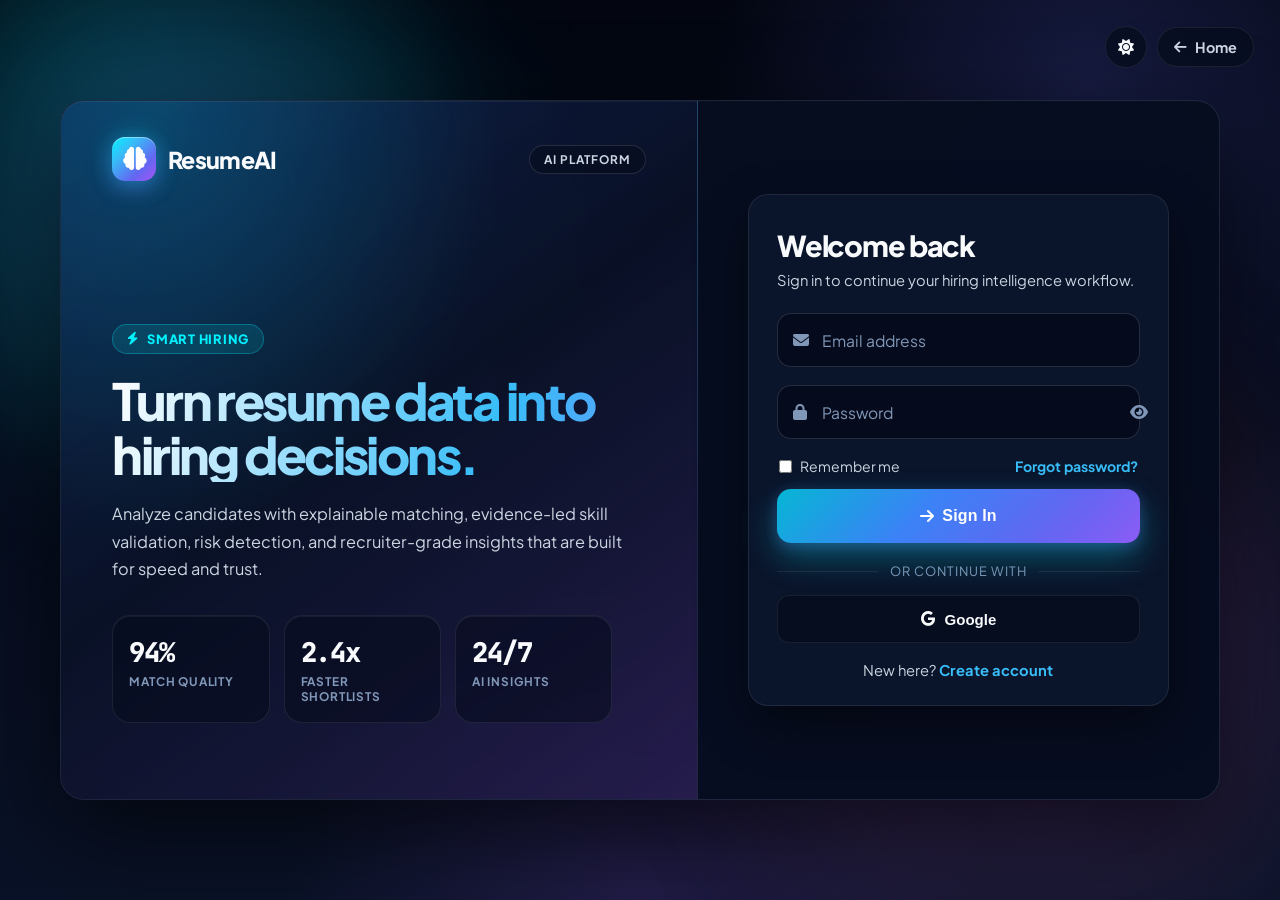
<file: templates/login.html>
<!DOCTYPE html>
<html lang="en" data-theme="dark">
<head>
    <meta charset="UTF-8">
    <meta name="viewport" content="width=device-width, initial-scale=1.0">
    <title>Login - ResumeAI Intelligence</title>
    <link rel="preconnect" href="https://fonts.googleapis.com">
    <link rel="preconnect" href="https://fonts.gstatic.com" crossorigin>
    <link href="https://fonts.googleapis.com/css2?family=Plus+Jakarta+Sans:wght@300;400;500;600;700;800;900&family=JetBrains+Mono:wght@400;500;600;700&display=swap" rel="stylesheet">
    <link rel="stylesheet" href="https://cdnjs.cloudflare.com/ajax/libs/font-awesome/6.5.0/css/all.min.css">
    <style>
        :root {
            --bg-base: #02050e;
            --bg-base-strong: #000208;
            --page-background: radial-gradient(circle at 10% 15%, rgba(0, 242, 254, 0.16), transparent 25%),
                               radial-gradient(circle at 85% 10%, rgba(99, 102, 241, 0.20), transparent 28%),
                               radial-gradient(circle at 50% 100%, rgba(168, 85, 247, 0.15), transparent 32%),
                               linear-gradient(175deg, #02050e 0%, #060c1d 45%, #0a1329 100%);
            --shell-bg: rgba(10, 18, 38, 0.82);
            --brand-panel-bg: radial-gradient(ellipse at 15% 0%, rgba(0, 242, 254, 0.16), transparent 45%),
                              linear-gradient(145deg, rgba(37, 99, 235, 0.20), rgba(10, 18, 38, 0.50) 48%, rgba(168, 85, 247, 0.16));
            --panel-bg: rgba(7, 13, 30, 0.85);
            --card-bg: rgba(13, 24, 48, 0.72);
            --inset-bg: rgba(6, 12, 28, 0.55);
            --control-bg: rgba(6, 12, 28, 0.75);
            --control-border: rgba(255, 255, 255, 0.08);
            --divider-color: rgba(255, 255, 255, 0.08);
            --glass-card: rgba(10, 18, 38, 0.82);
            --glass-border: rgba(148, 163, 184, 0.14);
            --glass-border-hi: rgba(99, 102, 241, 0.55);
            --text-primary: #f8fafc;
            --text-secondary: #cbd5e1;
            --text-muted: #8197b8;
            --color-primary: #38bdf8;
            --color-primary-light: #7dd3fc;
            --color-indigo: #6366f1;
            --color-secondary: #a855f7;
            --color-cyan: #00f2fe;
            --color-teal: #14b8a6;
            --color-rose: #fb7185;
            --color-success: #10b981;
            --input-bg: rgba(5, 11, 26, 0.85);
            --input-border: rgba(148, 163, 184, 0.22);
            --shadow-soft: 0 24px 55px rgba(0, 0, 0, 0.65);
            --glow-cyan: rgba(0, 242, 254, 0.35);
            --glow-indigo: rgba(99, 102, 241, 0.35);
            --font-sans: 'Plus Jakarta Sans', sans-serif;
            --font-mono: 'JetBrains Mono', monospace;
            --radius-md: 14px;
            --radius-lg: 20px;
            --radius-xl: 28px;
            --spring-transition: all 0.35s cubic-bezier(0.34, 1.56, 0.64, 1);
            --smooth-transition: all 0.25s cubic-bezier(0.4, 0, 0.2, 1);
        }

        [data-theme="light"] {
            --bg-base: #f8fafc;
            --bg-base-strong: #edf2f7;
            --page-background: radial-gradient(circle at 10% 15%, rgba(6, 182, 212, 0.10), transparent 20%),
                               radial-gradient(circle at 85% 10%, rgba(99, 102, 241, 0.10), transparent 22%),
                               linear-gradient(170deg, #f8fafc 0%, #f1f5f9 55%, #eef2ff 100%);
            --shell-bg: rgba(255, 255, 255, 0.92);
            --brand-panel-bg: radial-gradient(ellipse at 15% 0%, rgba(6, 182, 212, 0.10), transparent 45%),
                              linear-gradient(145deg, rgba(37, 99, 235, 0.08), rgba(255, 255, 255, 0.72) 48%, rgba(139, 92, 246, 0.08));
            --panel-bg: rgba(248, 250, 252, 0.92);
            --card-bg: rgba(255, 255, 255, 0.92);
            --inset-bg: rgba(241, 245, 249, 0.75);
            --control-bg: #f8fafc;
            --control-border: rgba(51, 65, 85, 0.15);
            --divider-color: rgba(51, 65, 85, 0.12);
            --glass-border: rgba(51, 65, 85, 0.14);
            --text-primary: #090d16;
            --text-secondary: #334155;
            --text-muted: #64748b;
            --color-primary-light: #2563eb;
            --input-bg: #ffffff;
            --input-border: rgba(51, 65, 85, 0.22);
            --shadow-soft: 0 20px 48px rgba(15, 23, 42, 0.1);
        }

        * { box-sizing: border-box; margin: 0; padding: 0; }

        body {
            margin: 0;
            min-height: 100vh;
            padding: 24px;
            font-family: var(--font-sans);
            background: var(--page-background);
            background-attachment: fixed;
            color: var(--text-primary);
            display: flex;
            align-items: center;
            justify-content: center;
            overflow-x: hidden;
            position: relative;
        }

        /* AURORA GLOW ENGINE */
        .aurora-container {
            position: fixed; inset: 0; z-index: 0; pointer-events: none; overflow: hidden;
            filter: blur(85px); opacity: 0.65;
        }
        [data-theme="light"] .aurora-container { opacity: 0.25; filter: blur(75px); }

        .aurora-orb {
            position: absolute; border-radius: 50%; will-change: transform;
        }
        .aurora-orb.orb-1 {
            width: 580px; height: 580px; top: -100px; left: -100px;
            background: radial-gradient(circle, rgba(99, 102, 241, 0.52) 0%, rgba(0, 242, 254, 0.28) 48%, transparent 75%);
            animation: orbFloat1 20s infinite alternate cubic-bezier(0.4, 0, 0.2, 1);
        }
        .aurora-orb.orb-2 {
            width: 640px; height: 640px; bottom: -80px; right: -80px;
            background: radial-gradient(circle, rgba(168, 85, 247, 0.45) 0%, rgba(244, 114, 182, 0.22) 52%, transparent 75%);
            animation: orbFloat2 24s infinite alternate cubic-bezier(0.4, 0, 0.2, 1);
        }
        @keyframes orbFloat1 {
            0% { transform: translate(0, 0) scale(1); }
            100% { transform: translate(90px, 80px) scale(1.12); }
        }
        @keyframes orbFloat2 {
            0% { transform: translate(0, 0) scale(1); }
            100% { transform: translate(-80px, -60px) scale(1.15); }
        }

        .auth-shell {
            position: relative; z-index: 1;
            width: min(1160px, 100%);
            min-height: min(700px, calc(100vh - 48px));
            display: grid;
            grid-template-columns: 1.1fr 0.9fr;
            border-radius: 24px;
            border: 1px solid var(--glass-border);
            background: var(--shell-bg);
            backdrop-filter: blur(28px) saturate(160%);
            -webkit-backdrop-filter: blur(28px) saturate(160%);
            box-shadow: 0 32px 95px rgba(0, 0, 0, 0.6), inset 0 1px 0 rgba(255, 255, 255, 0.08);
            overflow: hidden;
            animation: authEnter 650ms cubic-bezier(0.16, 1, 0.3, 1) both;
        }

        .brand-panel {
            position: relative;
            padding: 36px clamp(28px, 4vw, 54px);
            background: var(--brand-panel-bg);
            border-right: 1px solid var(--glass-border);
            display: flex;
            flex-direction: column;
            justify-content: space-between;
        }

        .top-row {
            position: relative; z-index: 1;
            display: flex; align-items: center; justify-content: space-between;
        }

        .brand-logo {
            display: inline-flex; align-items: center; gap: 12px;
            text-decoration: none; color: var(--text-primary); font-weight: 800; font-size: 1.45rem;
            letter-spacing: -0.03em;
        }

        .brand-icon {
            width: 44px; height: 44px; border-radius: 13px;
            display: flex; align-items: center; justify-content: center;
            background: linear-gradient(135deg, #00f2fe 0%, #38bdf8 30%, #6366f1 70%, #a855f7 100%);
            color: white;
            box-shadow: 0 0 25px rgba(0, 242, 254, 0.35), 0 8px 20px rgba(99, 102, 241, 0.35), inset 0 1px 0 rgba(255, 255, 255, 0.4);
            transition: var(--spring-transition);
        }
        .brand-logo:hover .brand-icon { transform: rotate(-10deg) scale(1.1); }

        .pill {
            display: inline-flex; align-items: center; gap: 8px;
            padding: 6px 14px; border-radius: 999px; border: 1px solid rgba(255,255,255,0.12);
            background: var(--inset-bg); font-size: 0.74rem; font-weight: 700; letter-spacing: 0.08em; text-transform: uppercase; color: var(--text-secondary);
        }

        .brand-content {
            position: relative; z-index: 1; margin: 40px 0;
            animation: authRise 650ms 100ms cubic-bezier(0.16, 1, 0.3, 1) both;
        }

        .eyebrow {
            display: inline-flex; align-items: center; gap: 8px;
            padding: 6px 14px; border-radius: 999px;
            background: rgba(0, 242, 254, 0.12);
            border: 1px solid rgba(0, 242, 254, 0.28);
            color: var(--color-cyan); font-size: 0.8rem; font-weight: 800; letter-spacing: 0.06em; text-transform: uppercase;
        }

        h1 {
            margin-top: 20px; font-size: clamp(2.4rem, 4vw, 3.8rem); line-height: 1.05; letter-spacing: -0.05em; max-width: 520px; font-weight: 900;
            background: linear-gradient(110deg, #ffffff 0%, #38bdf8 30%, #a855f7 70%, #00f2fe 100%);
            background-size: 250% auto;
            background-clip: text;
            -webkit-background-clip: text; -webkit-text-fill-color: transparent;
            animation: titleHoloShimmer 8s ease-in-out infinite alternate;
        }

        @keyframes titleHoloShimmer {
            0% { background-position: 0% 50%; }
            50% { background-position: 100% 50%; }
            100% { background-position: 0% 50%; }
        }

        .feature-copy {
            margin-top: 18px; font-size: 1.02rem; color: var(--text-secondary); max-width: 520px; line-height: 1.7;
        }

        .metrics-grid {
            margin-top: 32px; display: grid; grid-template-columns: repeat(3, minmax(0, 1fr)); gap: 14px; max-width: 500px;
        }

        .metric-box {
            padding: 18px 16px; border-radius: 18px; background: var(--inset-bg); border: 1px solid var(--control-border);
            box-shadow: inset 0 1px 0 rgba(255,255,255,0.06);
            transition: var(--spring-transition);
        }
        .metric-box:hover {
            transform: translateY(-3px) scale(1.02);
            border-color: var(--glass-border-hi);
            box-shadow: 0 10px 24px rgba(0, 0, 0, 0.35);
        }

        .metric-value {
            font-size: 1.7rem; font-weight: 900; color: var(--text-primary); margin-bottom: 4px; letter-spacing: -0.04em;
            font-family: var(--font-mono);
        }

        .metric-label {
            color: var(--text-muted); font-size: 0.74rem; letter-spacing: 0.07em; text-transform: uppercase; font-weight: 700;
        }

        .form-panel {
            padding: 34px clamp(24px, 4vw, 50px);
            background: var(--panel-bg);
            display: flex; align-items: center;
        }

        .form-card {
            position: relative; z-index: 1; width: 100%; max-width: 440px; margin: 0 auto; padding: 32px 28px 26px;
            background: var(--card-bg); border: 1px solid var(--glass-border); border-radius: 20px;
            backdrop-filter: blur(20px); box-shadow: 0 20px 50px rgba(0, 0, 0, 0.45);
            animation: authRise 650ms 180ms cubic-bezier(0.16, 1, 0.3, 1) both;
            transition: transform 0.25s cubic-bezier(0.2, 0.8, 0.2, 1);
        }

        @keyframes authEnter {
            from { opacity: 0; transform: translateY(16px) scale(0.98); }
            to { opacity: 1; transform: translateY(0) scale(1); }
        }

        @keyframes authRise {
            from { opacity: 0; transform: translateY(18px); }
            to { opacity: 1; transform: translateY(0); }
        }

        .form-header { text-align: left; margin-bottom: 24px; }
        .form-header h2 { font-size: clamp(1.8rem, 2.2vw, 2.3rem); letter-spacing: -0.04em; font-weight: 900; color: var(--text-primary); }
        .form-header p { color: var(--text-secondary); margin-top: 8px; font-size: 0.92rem; }

        .input-row {
            position: relative; margin-bottom: 18px;
        }

        .input-row i {
            position: absolute; left: 16px; top: 50%; transform: translateY(-50%); color: var(--text-muted); font-size: 1rem;
            transition: var(--smooth-transition);
        }

        .form-input {
            width: 100%; height: 54px; border-radius: 14px; border: 1px solid var(--input-border); background: var(--input-bg);
            color: var(--text-primary); font-size: 0.98rem; padding: 0 16px 0 44px; outline: none; transition: var(--smooth-transition);
            font-family: var(--font-sans);
        }

        .form-input:focus {
            border-color: var(--color-cyan);
            box-shadow: 0 0 0 4px rgba(0, 242, 254, 0.16);
            background: rgba(8, 16, 36, 0.95);
        }
        .form-input:focus + i, .input-row:focus-within i { color: var(--color-cyan); }
        .form-input::placeholder { color: var(--text-muted); }

        .toggle-password-btn {
            position: absolute; right: 14px; top: 50%; transform: translateY(-50%);
            background: none; border: none; color: var(--text-muted); cursor: pointer;
            font-size: 0.95rem; padding: 6px; display: flex; align-items: center; justify-content: center;
            transition: color 0.2s ease;
        }
        .toggle-password-btn:hover { color: var(--color-cyan); }

        .row-inline {
            display: flex; align-items: center; justify-content: space-between; margin: 6px 2px 14px;
        }

        .remember-box {
            display: inline-flex; align-items: center; gap: 8px; color: var(--text-secondary); font-size: 0.88rem; cursor: pointer;
        }
        .remember-box input { accent-color: var(--color-cyan); }

        .link-plain {
            color: var(--color-primary); text-decoration: none; font-weight: 700; font-size: 0.88rem; transition: var(--smooth-transition);
        }
        .link-plain:hover { color: var(--color-cyan); }

        .btn-action {
            width: 100%; border: none; cursor: pointer; border-radius: 14px; height: 54px;
            color: white; font-weight: 800; font-size: 1rem; letter-spacing: 0.01em;
            background: linear-gradient(135deg, #06b6d4 0%, #3b82f6 40%, #6366f1 75%, #8b5cf6 100%);
            box-shadow: 0 14px 34px rgba(0, 242, 254, 0.3), 0 4px 14px rgba(99, 102, 241, 0.3);
            transition: transform 0.22s cubic-bezier(0.34, 1.56, 0.64, 1), box-shadow 0.25s ease;
            position: relative; overflow: hidden;
            display: flex; align-items: center; justify-content: center; gap: 8px;
        }
        .btn-action::after {
            content: ""; position: absolute; top: -50%; left: -60%; width: 220%; height: 200%;
            background: linear-gradient(65deg, transparent 30%, rgba(255, 255, 255, 0.35) 50%, transparent 70%);
            transform: translateX(-100%); transition: transform 0.75s cubic-bezier(0.16, 1, 0.3, 1); pointer-events: none;
        }
        .btn-action:hover { transform: translateY(-2px); box-shadow: 0 18px 42px rgba(0, 242, 254, 0.4); }
        .btn-action:hover::after { transform: translateX(100%); }
        .btn-action:active { transform: translateY(0) scale(0.97) !important; }

        .divider {
            display: flex; align-items: center; gap: 12px; color: var(--text-muted); font-size: 0.8rem; text-transform: uppercase; letter-spacing: 0.08em; margin: 20px 0 16px;
        }
        .divider::before, .divider::after {
            content: ""; flex: 1; height: 1px; background: var(--divider-color);
        }

        .social-btn {
            width: 100%; height: 48px; border: 1px solid var(--control-border); background: var(--control-bg); color: var(--text-primary);
            border-radius: 12px; display: inline-flex; align-items: center; justify-content: center; gap: 10px; cursor: pointer; transition: var(--smooth-transition);
            font-weight: 700; font-size: 0.94rem;
        }
        .social-btn:hover { transform: translateY(-2px); border-color: var(--color-cyan); color: var(--color-cyan); }

        .switch-copy {
            margin-top: 18px; text-align: center; color: var(--text-secondary); font-size: 0.92rem;
        }
        .switch-copy a { color: var(--color-primary); font-weight: 700; text-decoration: none; }
        .switch-copy a:hover { color: var(--color-cyan); text-decoration: underline; }

        .back-link {
            display: inline-flex; align-items: center; gap: 8px;
            text-decoration: none; color: var(--text-secondary); font-weight: 700; font-size: 0.9rem; background: var(--control-bg); border: 1px solid var(--control-border); padding: 10px 16px; border-radius: 999px;
            transition: var(--smooth-transition);
        }
        .back-link:hover { color: var(--text-primary); border-color: var(--color-cyan); transform: translateY(-2px); }

        .page-controls {
            position: absolute; top: 26px; right: 26px; z-index: 2;
            display: flex; align-items: center; gap: 10px;
        }

        .theme-toggle {
            width: 42px; height: 42px; display: inline-flex; align-items: center; justify-content: center;
            border: 1px solid var(--control-border); border-radius: 50%; background: var(--control-bg);
            color: var(--text-primary); cursor: pointer; font-size: 1rem; transition: var(--spring-transition);
        }
        .theme-toggle:hover { transform: scale(1.08) rotate(15deg); color: var(--color-cyan); border-color: var(--color-cyan); }

        /* TACTILE CLICK RIPPLE */
        .click-ripple {
            position: absolute; border-radius: 50%;
            background: radial-gradient(circle, rgba(255, 255, 255, 0.45) 0%, rgba(0, 242, 254, 0.3) 40%, transparent 70%);
            pointer-events: none; transform: scale(0);
            animation: rippleWave 0.6s cubic-bezier(0.16, 1, 0.3, 1) forwards;
            z-index: 10;
        }
        @keyframes rippleWave { to { transform: scale(1); opacity: 0; } }

        @media (max-width: 960px) {
            body { padding: 16px; }
            .auth-shell { grid-template-columns: 1fr; min-height: auto; margin: 30px 0; max-width: 680px; }
            .brand-panel { border-right: none; border-bottom: 1px solid var(--glass-border); }
            .brand-content { margin-top: 38px; }
            .form-panel { padding: 24px; }
        }

        @media (max-width: 600px) {
            body { padding: 0; align-items: flex-start; }
            .auth-shell { width: 100%; margin: 0; border-radius: 0; border: 0; min-height: 100vh; display: flex; flex-direction: column; }
            .form-panel { order: -1; padding: 84px 18px 24px; }
            .brand-panel { padding: 22px 20px 30px; }
            .brand-content { margin-top: 30px; }
            .brand-content h1 { font-size: 2.15rem; }
            .feature-copy { font-size: 0.96rem; }
            .form-card { padding: 24px 20px 20px; }
            .page-controls { top: 18px; right: 18px; }
            .metrics-grid { gap: 8px; }
            .metric-box { padding: 14px 10px; }
        }

        @media (prefers-reduced-motion: reduce) {
            *, *::before, *::after { animation-duration: 0.01ms !important; animation-iteration-count: 1 !important; transition-duration: 0.01ms !important; }
        }
    </style>
</head>
<body>
    <div class="aurora-container" aria-hidden="true">
        <div class="aurora-orb orb-1"></div>
        <div class="aurora-orb orb-2"></div>
    </div>

    <div class="page-controls">
        <button class="theme-toggle" id="theme-toggle" type="button" aria-label="Switch to light theme" title="Switch to light theme">
            <i class="fas fa-sun" id="theme-icon" aria-hidden="true"></i>
        </button>
        <a class="back-link" href="/"><i class="fas fa-arrow-left"></i> Home</a>
    </div>

    <div class="auth-shell">
        <section class="brand-panel">
            <div class="top-row">
                <a href="/" class="brand-logo">
                    <span class="brand-icon"><i class="fas fa-brain"></i></span>
                    <span>ResumeAI</span>
                </a>
                <span class="pill">AI Platform</span>
            </div>

            <div class="brand-content">
                <span class="eyebrow"><i class="fas fa-bolt"></i> Smart Hiring</span>
                <h1>Turn resume data into hiring decisions.</h1>
                <p class="feature-copy">Analyze candidates with explainable matching, evidence-led skill validation, risk detection, and recruiter-grade insights that are built for speed and trust.</p>

                <div class="metrics-grid">
                    <div class="metric-box">
                        <div class="metric-value count-up" data-target="94" data-suffix="%">0%</div>
                        <div class="metric-label">Match Quality</div>
                    </div>
                    <div class="metric-box">
                        <div class="metric-value count-up" data-target="2.4" data-suffix="x">0x</div>
                        <div class="metric-label">Faster Shortlists</div>
                    </div>
                    <div class="metric-box">
                        <div class="metric-value">24/7</div>
                        <div class="metric-label">AI Insights</div>
                    </div>
                </div>
            </div>
        </section>

        <section class="form-panel">
            <div class="form-card">
                <div class="form-header">
                    <h2>Welcome back</h2>
                    <p>Sign in to continue your hiring intelligence workflow.</p>
                </div>

                <form id="login-form">
                    <div class="input-row">
                        <i class="fas fa-envelope"></i>
                        <input type="email" id="login-email" class="form-input" placeholder="Email address" required>
                    </div>

                    <div class="input-row">
                        <i class="fas fa-lock"></i>
                        <input type="password" id="login-password" class="form-input" placeholder="Password" required style="padding-right: 46px;">
                        <button type="button" class="toggle-password-btn" id="toggle-password" aria-label="Toggle password visibility">
                            <i class="fas fa-eye" id="toggle-password-icon"></i>
                        </button>
                    </div>

                    <div class="row-inline">
                        <label class="remember-box"><input type="checkbox"> Remember me</label>
                        <a class="link-plain" href="#">Forgot password?</a>
                    </div>

                    <button type="submit" class="btn-action"><i class="fas fa-arrow-right"></i> Sign In</button>

                    <div class="divider">or continue with</div>
                    <button type="button" class="social-btn"><i class="fab fa-google"></i> Google</button>
                </form>

                <div class="switch-copy">New here? <a href="/signup">Create account</a></div>
            </div>
        </section>
    </div>

    <script>
        const themeToggle = document.getElementById('theme-toggle');
        const themeIcon = document.getElementById('theme-icon');
        const htmlElement = document.documentElement;

        function setTheme(theme) {
            htmlElement.setAttribute('data-theme', theme);
            localStorage.setItem('resumeai_theme', theme);
            localStorage.setItem('rai_theme', theme);
            const nextTheme = theme === 'dark' ? 'light' : 'dark';
            themeIcon.className = theme === 'dark' ? 'fas fa-sun' : 'fas fa-moon';
            themeToggle.setAttribute('aria-label', `Switch to ${nextTheme} theme`);
            themeToggle.setAttribute('title', `Switch to ${nextTheme} theme`);
        }

        const storedTheme = localStorage.getItem('resumeai_theme') || localStorage.getItem('rai_theme') || 'dark';
        setTheme(storedTheme);
        themeToggle.addEventListener('click', () => {
            setTheme(htmlElement.getAttribute('data-theme') === 'dark' ? 'light' : 'dark');
        });

        // Numerical Odometer count-up
        function animateCountUp(el, endVal, suffix = '', duration = 1200) {
            const startVal = 0;
            const startTime = performance.now();
            const isFloat = String(endVal).includes('.');

            function update(now) {
                const elapsed = now - startTime;
                const progress = Math.min(elapsed / duration, 1);
                const ease = progress === 1 ? 1 : 1 - Math.pow(2, -10 * progress);
                const current = startVal + (endVal - startVal) * ease;
                el.textContent = (isFloat ? current.toFixed(1) : Math.round(current)) + suffix;
                if (progress < 1) requestAnimationFrame(update);
                else el.textContent = endVal + suffix;
            }
            requestAnimationFrame(update);
        }

        document.querySelectorAll('.count-up[data-target]').forEach(el => {
            const val = parseFloat(el.getAttribute('data-target'));
            const suffix = el.getAttribute('data-suffix') || '';
            if (!isNaN(val)) animateCountUp(el, val, suffix);
        });

        // 3D Card Perspective Tilt
        const card = document.querySelector('.form-card');
        if (card) {
            document.addEventListener('mousemove', e => {
                const rect = card.getBoundingClientRect();
                const cx = rect.left + rect.width / 2;
                const cy = rect.top + rect.height / 2;
                const dx = (e.clientX - cx) / (rect.width / 2);
                const dy = (e.clientY - cy) / (rect.height / 2);
                if (Math.abs(dx) < 1.6 && Math.abs(dy) < 1.6) {
                    card.style.transform = `perspective(800px) rotateX(${(-dy * 5).toFixed(2)}deg) rotateY(${(dx * 5).toFixed(2)}deg)`;
                } else {
                    card.style.transform = '';
                }
            }, { passive: true });
        }

        // Tactile Click Ripple
        document.addEventListener('click', e => {
            const btn = e.target.closest('.btn-action, .social-btn, .back-link');
            if (!btn) return;
            const rect = btn.getBoundingClientRect();
            const ripple = document.createElement('span');
            ripple.className = 'click-ripple';
            const size = Math.max(rect.width, rect.height) * 2;
            ripple.style.width = ripple.style.height = `${size}px`;
            btn.appendChild(ripple);
            setTimeout(() => ripple.remove(), 600);
        });

        // Password Visibility Toggle
        const togglePasswordBtn = document.getElementById('toggle-password');
        const passwordInput = document.getElementById('login-password');
        const togglePasswordIcon = document.getElementById('toggle-password-icon');
        if (togglePasswordBtn && passwordInput && togglePasswordIcon) {
            togglePasswordBtn.addEventListener('click', () => {
                const isPass = passwordInput.type === 'password';
                passwordInput.type = isPass ? 'text' : 'password';
                togglePasswordIcon.className = isPass ? 'fas fa-eye-slash' : 'fas fa-eye';
            });
        }

        // Login Form Submission & Welcome Event Trigger
        const loginForm = document.getElementById('login-form');
        if (loginForm) {
            loginForm.addEventListener('submit', e => {
                e.preventDefault();
                const email = (document.getElementById('login-email')?.value || '').trim();
                let rawName = email.split('@')[0] || 'User';
                let name = rawName.replace(/[._-]/g, ' ').replace(/\b\w/g, c => c.toUpperCase());
                if (!name.trim()) name = 'Member';

                localStorage.setItem('resumeai_auth_event', JSON.stringify({ type: 'login', name: name, email: email }));
                localStorage.setItem('resumeai_logged_in_user', JSON.stringify({ name: name, email: email }));
                window.location.href = '/?auth=login&name=' + encodeURIComponent(name);
            });
        }
    </script>
</body>
</html>
</file>
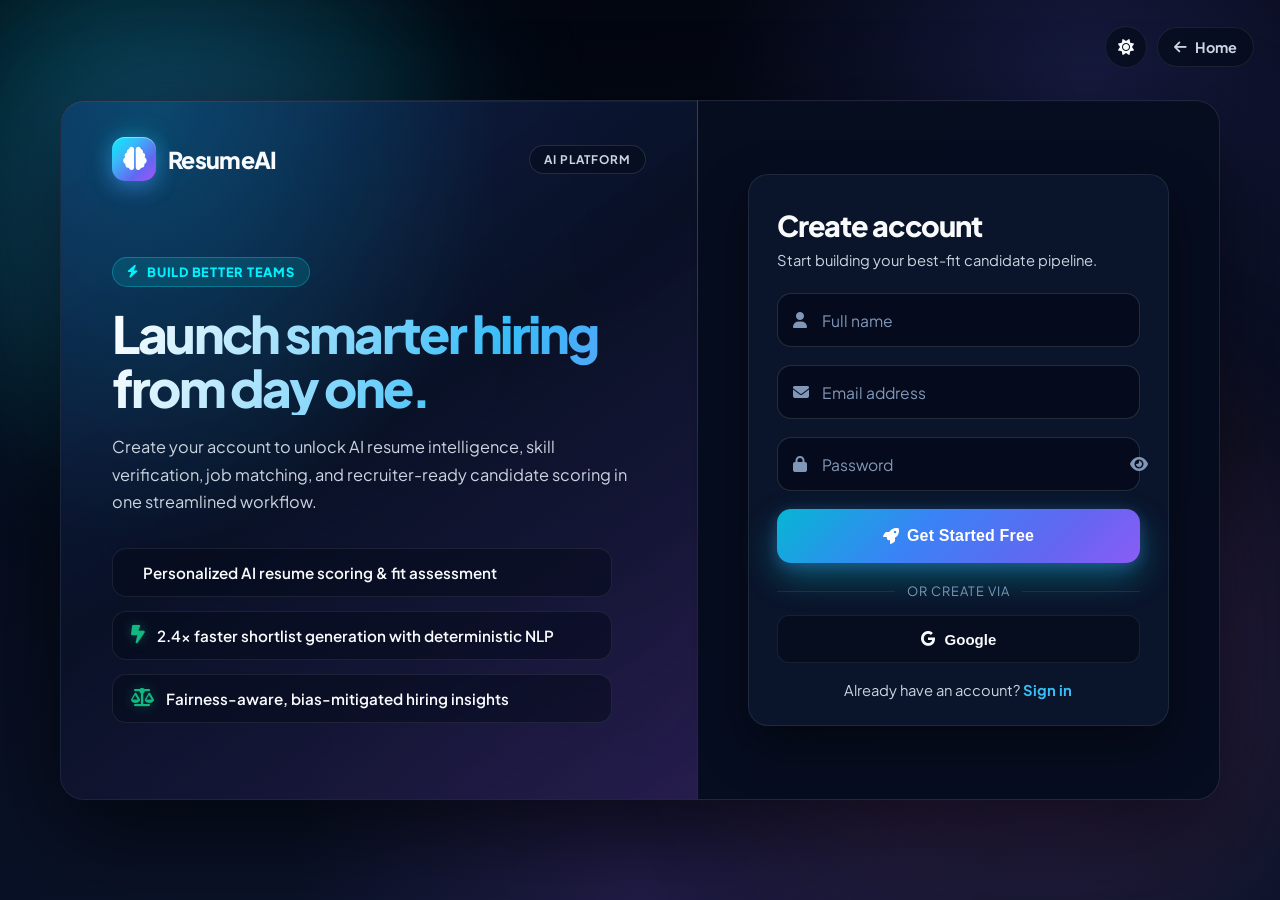
<file: templates/signup.html>
<!DOCTYPE html>
<html lang="en" data-theme="dark">
<head>
    <meta charset="UTF-8">
    <meta name="viewport" content="width=device-width, initial-scale=1.0">
    <title>Sign Up - ResumeAI Intelligence</title>
    <link rel="preconnect" href="https://fonts.googleapis.com">
    <link rel="preconnect" href="https://fonts.gstatic.com" crossorigin>
    <link href="https://fonts.googleapis.com/css2?family=Plus+Jakarta+Sans:wght@300;400;500;600;700;800;900&family=JetBrains+Mono:wght@400;500;600;700&display=swap" rel="stylesheet">
    <link rel="stylesheet" href="https://cdnjs.cloudflare.com/ajax/libs/font-awesome/6.5.0/css/all.min.css">
    <style>
        :root {
            --bg-base: #02050e;
            --bg-base-strong: #000208;
            --page-background: radial-gradient(circle at 10% 15%, rgba(0, 242, 254, 0.16), transparent 25%),
                               radial-gradient(circle at 85% 10%, rgba(99, 102, 241, 0.20), transparent 28%),
                               radial-gradient(circle at 50% 100%, rgba(168, 85, 247, 0.15), transparent 32%),
                               linear-gradient(175deg, #02050e 0%, #060c1d 45%, #0a1329 100%);
            --shell-bg: rgba(10, 18, 38, 0.82);
            --brand-panel-bg: radial-gradient(ellipse at 15% 0%, rgba(0, 242, 254, 0.16), transparent 45%),
                              linear-gradient(145deg, rgba(37, 99, 235, 0.20), rgba(10, 18, 38, 0.50) 48%, rgba(168, 85, 247, 0.16));
            --panel-bg: rgba(7, 13, 30, 0.85);
            --card-bg: rgba(13, 24, 48, 0.72);
            --inset-bg: rgba(6, 12, 28, 0.55);
            --control-bg: rgba(6, 12, 28, 0.75);
            --control-border: rgba(255, 255, 255, 0.08);
            --divider-color: rgba(255, 255, 255, 0.08);
            --glass-card: rgba(10, 18, 38, 0.82);
            --glass-border: rgba(148, 163, 184, 0.14);
            --glass-border-hi: rgba(99, 102, 241, 0.55);
            --text-primary: #f8fafc;
            --text-secondary: #cbd5e1;
            --text-muted: #8197b8;
            --color-primary: #38bdf8;
            --color-primary-light: #7dd3fc;
            --color-indigo: #6366f1;
            --color-secondary: #a855f7;
            --color-cyan: #00f2fe;
            --color-teal: #14b8a6;
            --color-rose: #fb7185;
            --color-success: #10b981;
            --input-bg: rgba(5, 11, 26, 0.85);
            --input-border: rgba(148, 163, 184, 0.22);
            --shadow-soft: 0 24px 55px rgba(0, 0, 0, 0.65);
            --glow-cyan: rgba(0, 242, 254, 0.35);
            --glow-indigo: rgba(99, 102, 241, 0.35);
            --glow-green: rgba(16, 185, 129, 0.35);
            --font-sans: 'Plus Jakarta Sans', sans-serif;
            --font-mono: 'JetBrains Mono', monospace;
            --radius-md: 14px;
            --radius-lg: 20px;
            --radius-xl: 28px;
            --spring-transition: all 0.35s cubic-bezier(0.34, 1.56, 0.64, 1);
            --smooth-transition: all 0.25s cubic-bezier(0.4, 0, 0.2, 1);
        }

        [data-theme="light"] {
            --bg-base: #f8fafc;
            --bg-base-strong: #edf2f7;
            --page-background: radial-gradient(circle at 10% 15%, rgba(6, 182, 212, 0.10), transparent 20%),
                               radial-gradient(circle at 85% 10%, rgba(99, 102, 241, 0.10), transparent 22%),
                               linear-gradient(170deg, #f8fafc 0%, #f1f5f9 55%, #eef2ff 100%);
            --shell-bg: rgba(255, 255, 255, 0.92);
            --brand-panel-bg: radial-gradient(ellipse at 15% 0%, rgba(6, 182, 212, 0.10), transparent 45%),
                              linear-gradient(145deg, rgba(37, 99, 235, 0.08), rgba(255, 255, 255, 0.72) 48%, rgba(139, 92, 246, 0.08));
            --panel-bg: rgba(248, 250, 252, 0.92);
            --card-bg: rgba(255, 255, 255, 0.92);
            --inset-bg: rgba(241, 245, 249, 0.75);
            --control-bg: #f8fafc;
            --control-border: rgba(51, 65, 85, 0.15);
            --divider-color: rgba(51, 65, 85, 0.12);
            --glass-border: rgba(51, 65, 85, 0.14);
            --text-primary: #090d16;
            --text-secondary: #334155;
            --text-muted: #64748b;
            --color-primary-light: #2563eb;
            --input-bg: #ffffff;
            --input-border: rgba(51, 65, 85, 0.22);
            --shadow-soft: 0 20px 48px rgba(15, 23, 42, 0.1);
        }

        * { box-sizing: border-box; margin: 0; padding: 0; }

        body {
            margin: 0;
            min-height: 100vh;
            padding: 24px;
            font-family: var(--font-sans);
            background: var(--page-background);
            background-attachment: fixed;
            color: var(--text-primary);
            display: flex;
            align-items: center;
            justify-content: center;
            overflow-x: hidden;
            position: relative;
        }

        /* AURORA GLOW ENGINE */
        .aurora-container {
            position: fixed; inset: 0; z-index: 0; pointer-events: none; overflow: hidden;
            filter: blur(85px); opacity: 0.65;
        }
        [data-theme="light"] .aurora-container { opacity: 0.25; filter: blur(75px); }

        .aurora-orb {
            position: absolute; border-radius: 50%; will-change: transform;
        }
        .aurora-orb.orb-1 {
            width: 580px; height: 580px; top: -100px; left: -100px;
            background: radial-gradient(circle, rgba(99, 102, 241, 0.52) 0%, rgba(0, 242, 254, 0.28) 48%, transparent 75%);
            animation: orbFloat1 20s infinite alternate cubic-bezier(0.4, 0, 0.2, 1);
        }
        .aurora-orb.orb-2 {
            width: 640px; height: 640px; bottom: -80px; right: -80px;
            background: radial-gradient(circle, rgba(168, 85, 247, 0.45) 0%, rgba(244, 114, 182, 0.22) 52%, transparent 75%);
            animation: orbFloat2 24s infinite alternate cubic-bezier(0.4, 0, 0.2, 1);
        }
        @keyframes orbFloat1 {
            0% { transform: translate(0, 0) scale(1); }
            100% { transform: translate(90px, 80px) scale(1.12); }
        }
        @keyframes orbFloat2 {
            0% { transform: translate(0, 0) scale(1); }
            100% { transform: translate(-80px, -60px) scale(1.15); }
        }

        .auth-shell {
            position: relative; z-index: 1;
            width: min(1160px, 100%);
            min-height: min(700px, calc(100vh - 48px));
            display: grid;
            grid-template-columns: 1.1fr 0.9fr;
            border-radius: 24px;
            border: 1px solid var(--glass-border);
            background: var(--shell-bg);
            backdrop-filter: blur(28px) saturate(160%);
            -webkit-backdrop-filter: blur(28px) saturate(160%);
            box-shadow: 0 32px 95px rgba(0, 0, 0, 0.6), inset 0 1px 0 rgba(255, 255, 255, 0.08);
            overflow: hidden;
            animation: authEnter 650ms cubic-bezier(0.16, 1, 0.3, 1) both;
        }

        .brand-panel {
            position: relative;
            padding: 36px clamp(28px, 4vw, 54px);
            background: var(--brand-panel-bg);
            border-right: 1px solid var(--glass-border);
            display: flex;
            flex-direction: column;
            justify-content: space-between;
        }

        .top-row {
            position: relative; z-index: 1;
            display: flex; align-items: center; justify-content: space-between;
        }

        .brand-logo {
            display: inline-flex; align-items: center; gap: 12px;
            text-decoration: none; color: var(--text-primary); font-weight: 800; font-size: 1.45rem;
            letter-spacing: -0.03em;
        }

        .brand-icon {
            width: 44px; height: 44px; border-radius: 13px;
            display: flex; align-items: center; justify-content: center;
            background: linear-gradient(135deg, #00f2fe 0%, #38bdf8 30%, #6366f1 70%, #a855f7 100%);
            color: white;
            box-shadow: 0 0 25px rgba(0, 242, 254, 0.35), 0 8px 20px rgba(99, 102, 241, 0.35), inset 0 1px 0 rgba(255, 255, 255, 0.4);
            transition: var(--spring-transition);
        }
        .brand-logo:hover .brand-icon { transform: rotate(-10deg) scale(1.1); }

        .pill {
            display: inline-flex; align-items: center; gap: 8px;
            padding: 6px 14px; border-radius: 999px; border: 1px solid rgba(255,255,255,0.12);
            background: var(--inset-bg); font-size: 0.74rem; font-weight: 700; letter-spacing: 0.08em; text-transform: uppercase; color: var(--text-secondary);
        }

        .brand-content {
            position: relative; z-index: 1; margin: 40px 0;
            animation: authRise 650ms 100ms cubic-bezier(0.16, 1, 0.3, 1) both;
        }

        .eyebrow {
            display: inline-flex; align-items: center; gap: 8px;
            padding: 6px 14px; border-radius: 999px;
            background: rgba(0, 242, 254, 0.12);
            border: 1px solid rgba(0, 242, 254, 0.28);
            color: var(--color-cyan); font-size: 0.8rem; font-weight: 800; letter-spacing: 0.06em; text-transform: uppercase;
        }

        h1 {
            margin-top: 20px; font-size: clamp(2.4rem, 4vw, 3.8rem); line-height: 1.05; letter-spacing: -0.05em; max-width: 520px; font-weight: 900;
            background: linear-gradient(110deg, #ffffff 0%, #38bdf8 30%, #a855f7 70%, #00f2fe 100%);
            background-size: 250% auto;
            background-clip: text;
            -webkit-background-clip: text; -webkit-text-fill-color: transparent;
            animation: titleHoloShimmer 8s ease-in-out infinite alternate;
        }

        @keyframes titleHoloShimmer {
            0% { background-position: 0% 50%; }
            50% { background-position: 100% 50%; }
            100% { background-position: 0% 50%; }
        }

        .feature-copy {
            margin-top: 18px; font-size: 1.02rem; color: var(--text-secondary); max-width: 520px; line-height: 1.7;
        }

        .benefits-list {
            margin-top: 32px; display: flex; flex-direction: column; gap: 14px; max-width: 500px;
        }

        .benefit-item {
            display: flex; align-items: center; gap: 12px;
            padding: 14px 18px; border-radius: 14px;
            background: var(--inset-bg); border: 1px solid var(--control-border);
            font-size: 0.95rem; font-weight: 600; color: var(--text-primary);
            transition: var(--spring-transition);
        }
        .benefit-item:hover {
            transform: translateX(4px);
            border-color: var(--glass-border-hi);
            box-shadow: 0 8px 24px rgba(0, 0, 0, 0.35);
        }
        .benefit-item i {
            color: var(--color-success); font-size: 1.15rem;
            filter: drop-shadow(0 0 6px var(--glow-green));
        }

        .form-panel {
            padding: 34px clamp(24px, 4vw, 50px);
            background: var(--panel-bg);
            display: flex; align-items: center;
        }

        .form-card {
            position: relative; z-index: 1; width: 100%; max-width: 440px; margin: 0 auto; padding: 32px 28px 26px;
            background: var(--card-bg); border: 1px solid var(--glass-border); border-radius: 20px;
            backdrop-filter: blur(20px); box-shadow: 0 20px 50px rgba(0, 0, 0, 0.45);
            animation: authRise 650ms 180ms cubic-bezier(0.16, 1, 0.3, 1) both;
            transition: transform 0.25s cubic-bezier(0.2, 0.8, 0.2, 1);
        }

        @keyframes authEnter {
            from { opacity: 0; transform: translateY(16px) scale(0.98); }
            to { opacity: 1; transform: translateY(0) scale(1); }
        }

        @keyframes authRise {
            from { opacity: 0; transform: translateY(18px); }
            to { opacity: 1; transform: translateY(0); }
        }

        .form-header { text-align: left; margin-bottom: 24px; }
        .form-header h2 { font-size: clamp(1.8rem, 2.2vw, 2.3rem); letter-spacing: -0.04em; font-weight: 900; color: var(--text-primary); }
        .form-header p { color: var(--text-secondary); margin-top: 8px; font-size: 0.92rem; }

        .input-row {
            position: relative; margin-bottom: 18px;
        }

        .input-row i {
            position: absolute; left: 16px; top: 50%; transform: translateY(-50%); color: var(--text-muted); font-size: 1rem;
            transition: var(--smooth-transition);
        }

        .form-input {
            width: 100%; height: 54px; border-radius: 14px; border: 1px solid var(--input-border); background: var(--input-bg);
            color: var(--text-primary); font-size: 0.98rem; padding: 0 16px 0 44px; outline: none; transition: var(--smooth-transition);
            font-family: var(--font-sans);
        }

        .form-input:focus {
            border-color: var(--color-cyan);
            box-shadow: 0 0 0 4px rgba(0, 242, 254, 0.16);
            background: rgba(8, 16, 36, 0.95);
        }
        .form-input:focus + i, .input-row:focus-within i { color: var(--color-cyan); }
        .form-input::placeholder { color: var(--text-muted); }

        .toggle-password-btn {
            position: absolute; right: 14px; top: 50%; transform: translateY(-50%);
            background: none; border: none; color: var(--text-muted); cursor: pointer;
            font-size: 0.95rem; padding: 6px; display: flex; align-items: center; justify-content: center;
            transition: color 0.2s ease;
        }
        .toggle-password-btn:hover { color: var(--color-cyan); }

        .btn-action {
            width: 100%; border: none; cursor: pointer; border-radius: 14px; height: 54px;
            color: white; font-weight: 800; font-size: 1rem; letter-spacing: 0.01em;
            background: linear-gradient(135deg, #06b6d4 0%, #3b82f6 40%, #6366f1 75%, #8b5cf6 100%);
            box-shadow: 0 14px 34px rgba(0, 242, 254, 0.3), 0 4px 14px rgba(99, 102, 241, 0.3);
            transition: transform 0.22s cubic-bezier(0.34, 1.56, 0.64, 1), box-shadow 0.25s ease;
            position: relative; overflow: hidden;
            display: flex; align-items: center; justify-content: center; gap: 8px;
            margin-top: 10px;
        }
        .btn-action::after {
            content: ""; position: absolute; top: -50%; left: -60%; width: 220%; height: 200%;
            background: linear-gradient(65deg, transparent 30%, rgba(255, 255, 255, 0.35) 50%, transparent 70%);
            transform: translateX(-100%); transition: transform 0.75s cubic-bezier(0.16, 1, 0.3, 1); pointer-events: none;
        }
        .btn-action:hover { transform: translateY(-2px); box-shadow: 0 18px 42px rgba(0, 242, 254, 0.4); }
        .btn-action:hover::after { transform: translateX(100%); }
        .btn-action:active { transform: translateY(0) scale(0.97) !important; }

        .divider {
            display: flex; align-items: center; gap: 12px; color: var(--text-muted); font-size: 0.8rem; text-transform: uppercase; letter-spacing: 0.08em; margin: 20px 0 16px;
        }
        .divider::before, .divider::after {
            content: ""; flex: 1; height: 1px; background: var(--divider-color);
        }

        .social-btn {
            width: 100%; height: 48px; border: 1px solid var(--control-border); background: var(--control-bg); color: var(--text-primary);
            border-radius: 12px; display: inline-flex; align-items: center; justify-content: center; gap: 10px; cursor: pointer; transition: var(--smooth-transition);
            font-weight: 700; font-size: 0.94rem;
        }
        .social-btn:hover { transform: translateY(-2px); border-color: var(--color-cyan); color: var(--color-cyan); }

        .switch-copy {
            margin-top: 18px; text-align: center; color: var(--text-secondary); font-size: 0.92rem;
        }
        .switch-copy a { color: var(--color-primary); font-weight: 700; text-decoration: none; }
        .switch-copy a:hover { color: var(--color-cyan); text-decoration: underline; }

        .back-link {
            display: inline-flex; align-items: center; gap: 8px;
            text-decoration: none; color: var(--text-secondary); font-weight: 700; font-size: 0.9rem; background: var(--control-bg); border: 1px solid var(--control-border); padding: 10px 16px; border-radius: 999px;
            transition: var(--smooth-transition);
        }
        .back-link:hover { color: var(--text-primary); border-color: var(--color-cyan); transform: translateY(-2px); }

        .page-controls {
            position: absolute; top: 26px; right: 26px; z-index: 2;
            display: flex; align-items: center; gap: 10px;
        }

        .theme-toggle {
            width: 42px; height: 42px; display: inline-flex; align-items: center; justify-content: center;
            border: 1px solid var(--control-border); border-radius: 50%; background: var(--control-bg);
            color: var(--text-primary); cursor: pointer; font-size: 1rem; transition: var(--spring-transition);
        }
        .theme-toggle:hover { transform: scale(1.08) rotate(15deg); color: var(--color-cyan); border-color: var(--color-cyan); }

        /* TACTILE CLICK RIPPLE */
        .click-ripple {
            position: absolute; border-radius: 50%;
            background: radial-gradient(circle, rgba(255, 255, 255, 0.45) 0%, rgba(0, 242, 254, 0.3) 40%, transparent 70%);
            pointer-events: none; transform: scale(0);
            animation: rippleWave 0.6s cubic-bezier(0.16, 1, 0.3, 1) forwards;
            z-index: 10;
        }
        @keyframes rippleWave { to { transform: scale(1); opacity: 0; } }

        @media (max-width: 960px) {
            body { padding: 16px; }
            .auth-shell { grid-template-columns: 1fr; min-height: auto; margin: 30px 0; max-width: 680px; }
            .brand-panel { border-right: none; border-bottom: 1px solid var(--glass-border); }
            .brand-content { margin-top: 38px; }
            .form-panel { padding: 24px; }
        }

        @media (max-width: 600px) {
            body { padding: 0; align-items: flex-start; }
            .auth-shell { width: 100%; margin: 0; border-radius: 0; border: 0; min-height: 100vh; display: flex; flex-direction: column; }
            .form-panel { order: -1; padding: 84px 18px 24px; }
            .brand-panel { padding: 22px 20px 30px; }
            .brand-content { margin-top: 30px; }
            .brand-content h1 { font-size: 2.15rem; }
            .feature-copy { font-size: 0.96rem; }
            .form-card { padding: 24px 20px 20px; }
            .page-controls { top: 18px; right: 18px; }
            .benefits-list { gap: 10px; }
            .benefit-item { padding: 12px 14px; font-size: 0.88rem; }
        }

        @media (prefers-reduced-motion: reduce) {
            *, *::before, *::after { animation-duration: 0.01ms !important; animation-iteration-count: 1 !important; transition-duration: 0.01ms !important; }
        }
    </style>
</head>
<body>
    <div class="aurora-container" aria-hidden="true">
        <div class="aurora-orb orb-1"></div>
        <div class="aurora-orb orb-2"></div>
    </div>

    <div class="page-controls">
        <button class="theme-toggle" id="theme-toggle" type="button" aria-label="Switch to light theme" title="Switch to light theme">
            <i class="fas fa-sun" id="theme-icon" aria-hidden="true"></i>
        </button>
        <a class="back-link" href="/"><i class="fas fa-arrow-left"></i> Home</a>
    </div>

    <div class="auth-shell">
        <section class="brand-panel">
            <div class="top-row">
                <a href="/" class="brand-logo">
                    <span class="brand-icon"><i class="fas fa-brain"></i></span>
                    <span>ResumeAI</span>
                </a>
                <span class="pill">AI Platform</span>
            </div>

            <div class="brand-content">
                <span class="eyebrow"><i class="fas fa-bolt"></i> Build Better Teams</span>
                <h1>Launch smarter hiring from day one.</h1>
                <p class="feature-copy">Create your account to unlock AI resume intelligence, skill verification, job matching, and recruiter-ready candidate scoring in one streamlined workflow.</p>

                <div class="benefits-list">
                    <div class="benefit-item"><i class="fas fa-shield-check"></i> Personalized AI resume scoring & fit assessment</div>
                    <div class="benefit-item"><i class="fas fa-bolt-lightning"></i> 2.4x faster shortlist generation with deterministic NLP</div>
                    <div class="benefit-item"><i class="fas fa-scale-balanced"></i> Fairness-aware, bias-mitigated hiring insights</div>
                </div>
            </div>
        </section>

        <section class="form-panel">
            <div class="form-card">
                <div class="form-header">
                    <h2>Create account</h2>
                    <p>Start building your best-fit candidate pipeline.</p>
                </div>

                <form id="signup-form">
                    <div class="input-row">
                        <i class="fas fa-user"></i>
                        <input type="text" id="signup-name" class="form-input" placeholder="Full name" required>
                    </div>

                    <div class="input-row">
                        <i class="fas fa-envelope"></i>
                        <input type="email" id="signup-email" class="form-input" placeholder="Email address" required>
                    </div>

                    <div class="input-row">
                        <i class="fas fa-lock"></i>
                        <input type="password" id="signup-password" class="form-input" placeholder="Password" required style="padding-right: 46px;">
                        <button type="button" class="toggle-password-btn" id="toggle-password" aria-label="Toggle password visibility">
                            <i class="fas fa-eye" id="toggle-password-icon"></i>
                        </button>
                    </div>

                    <button type="submit" class="btn-action"><i class="fas fa-rocket"></i> Get Started Free</button>

                    <div class="divider">or create via</div>
                    <button type="button" class="social-btn"><i class="fab fa-google"></i> Google</button>
                </form>

                <div class="switch-copy">Already have an account? <a href="/login">Sign in</a></div>
            </div>
        </section>
    </div>

    <script>
        const themeToggle = document.getElementById('theme-toggle');
        const themeIcon = document.getElementById('theme-icon');
        const htmlElement = document.documentElement;

        function setTheme(theme) {
            htmlElement.setAttribute('data-theme', theme);
            localStorage.setItem('resumeai_theme', theme);
            localStorage.setItem('rai_theme', theme);
            const nextTheme = theme === 'dark' ? 'light' : 'dark';
            themeIcon.className = theme === 'dark' ? 'fas fa-sun' : 'fas fa-moon';
            themeToggle.setAttribute('aria-label', `Switch to ${nextTheme} theme`);
            themeToggle.setAttribute('title', `Switch to ${nextTheme} theme`);
        }

        const storedTheme = localStorage.getItem('resumeai_theme') || localStorage.getItem('rai_theme') || 'dark';
        setTheme(storedTheme);
        themeToggle.addEventListener('click', () => {
            setTheme(htmlElement.getAttribute('data-theme') === 'dark' ? 'light' : 'dark');
        });

        // 3D Card Perspective Tilt
        const card = document.querySelector('.form-card');
        if (card) {
            document.addEventListener('mousemove', e => {
                const rect = card.getBoundingClientRect();
                const cx = rect.left + rect.width / 2;
                const cy = rect.top + rect.height / 2;
                const dx = (e.clientX - cx) / (rect.width / 2);
                const dy = (e.clientY - cy) / (rect.height / 2);
                if (Math.abs(dx) < 1.6 && Math.abs(dy) < 1.6) {
                    card.style.transform = `perspective(800px) rotateX(${(-dy * 5).toFixed(2)}deg) rotateY(${(dx * 5).toFixed(2)}deg)`;
                } else {
                    card.style.transform = '';
                }
            }, { passive: true });
        }

        // Tactile Click Ripple
        document.addEventListener('click', e => {
            const btn = e.target.closest('.btn-action, .social-btn, .back-link');
            if (!btn) return;
            const rect = btn.getBoundingClientRect();
            const ripple = document.createElement('span');
            ripple.className = 'click-ripple';
            const size = Math.max(rect.width, rect.height) * 2;
            ripple.style.width = ripple.style.height = `${size}px`;
            ripple.style.left = `${e.clientX - rect.left - size / 2}px`;
            ripple.style.top = `${e.clientY - rect.top - size / 2}px`;
            btn.appendChild(ripple);
            setTimeout(() => ripple.remove(), 600);
        });

        // Password Visibility Toggle
        const togglePasswordBtn = document.getElementById('toggle-password');
        const passwordInput = document.getElementById('signup-password');
        const togglePasswordIcon = document.getElementById('toggle-password-icon');
        if (togglePasswordBtn && passwordInput && togglePasswordIcon) {
            togglePasswordBtn.addEventListener('click', () => {
                const isPass = passwordInput.type === 'password';
                passwordInput.type = isPass ? 'text' : 'password';
                togglePasswordIcon.className = isPass ? 'fas fa-eye-slash' : 'fas fa-eye';
            });
        }

        // Signup Form Submission & New User Welcome Event Trigger
        const signupForm = document.getElementById('signup-form');
        if (signupForm) {
            signupForm.addEventListener('submit', e => {
                e.preventDefault();
                const name = (document.getElementById('signup-name')?.value || '').trim() || 'New User';
                const email = (document.getElementById('signup-email')?.value || '').trim();
                localStorage.setItem('resumeai_auth_event', JSON.stringify({ type: 'signup', name: name, email: email }));
                localStorage.setItem('resumeai_logged_in_user', JSON.stringify({ name: name, email: email }));
                window.location.href = '/?auth=signup&name=' + encodeURIComponent(name);
            });
        }
    </script>
</body>
</html>
</file>
